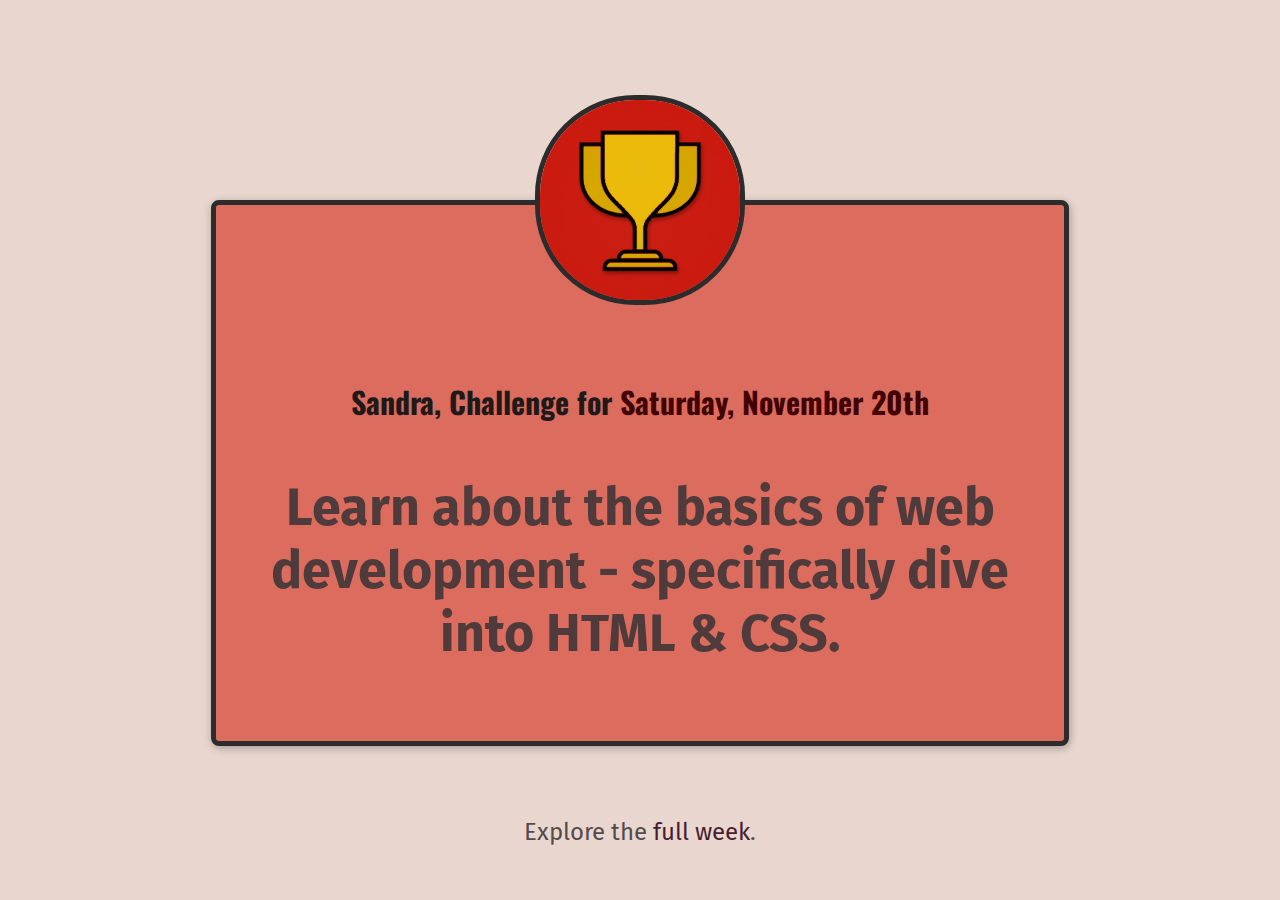
<file: 100 Days Of Code - Projekt 1/index.html>
<!DOCTYPE html>
<html lang="en">
  <head>
    <link rel="preconnect" href="https://fonts.googleapis.com" />
    <link rel="preconnect" href="https://fonts.gstatic.com" crossorigin />
    <link
      href="https://fonts.googleapis.com/css2?family=Fira+Sans:wght@400;700&display=swap"
      rel="stylesheet"
    />
    <link rel="preconnect" href="https://fonts.googleapis.com" />
    <link rel="preconnect" href="https://fonts.gstatic.com" crossorigin />
    <link
      href="https://fonts.googleapis.com/css2?family=Oswald:wght@700&display=swap"
      rel="stylesheet"
    />
    <meta charset="UTF-8" />
    <meta http-equiv="X-UA-Compatible" content="IE=edge" />
    <meta name="viewport" content="width=device-width, initial-scale=1.0" />
    <link rel="stylesheet" href="styles/shared.css" />
    <link rel="stylesheet" href="styles/style.css" />
    <title>My Daily Challenge</title>
  </head>
  <body>
    <main>
      <img
        src="images/challenges-trophy.jpg"
        alt="a golden trophy on red background"
      />
      <h1>Sandra, Challenge for <span>Saturday, November 20th</span></h1>
      <p id="todays-challenge">
        Learn about the basics of web development - specifically dive into HTML
        & CSS.
      </p>
    </main>
    <footer>
      <p>Explore the <a href="full-week.html"> full week</a>.</p>
    </footer>
  </body>
</html>
</file>
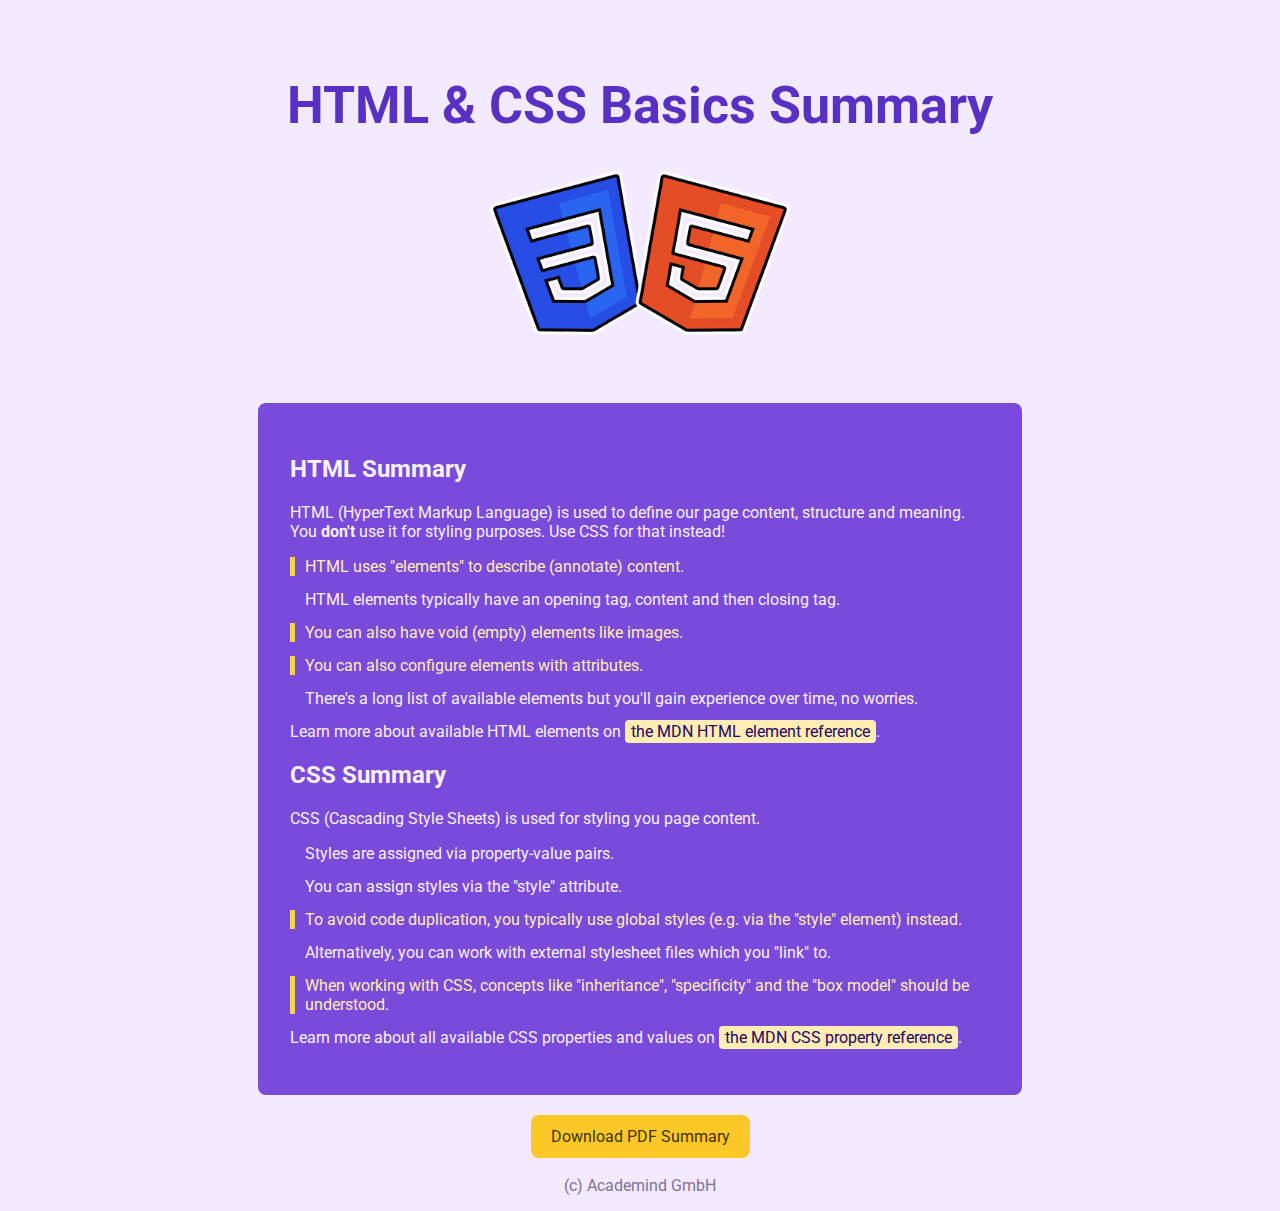
<file: 100 Days Of Code - Projekt 2/index.html>
<!DOCTYPE html>
<html lang="en">
  <head>
    <meta charset="UTF-8" />
    <meta http-equiv="X-UA-Compatible" content="IE=edge" />
    <meta name="viewport" content="width=device-width, initial-scale=1.0" />
    <title>HTML & CSS Basics Summary</title>
    <link rel="preconnect" href="https://fonts.googleapis.com" />
    <link rel="preconnect" href="https://fonts.gstatic.com" crossorigin />
    <link
      href="https://fonts.googleapis.com/css2?family=Roboto:wght@400;900&display=swap"
      rel="stylesheet"
    />
    <link rel="icon" href="images/favicon.ico" type="image/x-icon">
    <link rel="stylesheet" href="styles/styles.css" />
  </head>
  <body>
    <header>
      <h1>HTML & CSS Basics Summary</h1>
      <img src="images/html-css.png" alt="HTML5 and CSS3 logos" />
    </header>
    <main>
      <section>
        <h2>HTML Summary</h2>
      <p>HTML (HyperText Markup Language) is used to define our page content, structure and meaning. You <strong>don't</strong> use it for styling purposes. Use CSS for that instead!
        <ul>
          <li class="extra-important">HTML uses "elements" to describe (annotate) content. </li>
            <li> HTML elements typically have an opening tag, content and then closing tag.
          </li>
          <li class="extra-important">You can also have void (empty) elements like images.</li>
          <li class="extra-important">You can also configure elements with attributes.</li>
            <li>There's a long list of available elements but you'll gain experience over time, no worries.
          </li>
        </ul>
        Learn more about available HTML elements on <a href="https://developer.mozilla.org/en-US/docs/Web/HTML/Element" target="_blank">the MDN HTML element reference</a>.
      </p>
      </section>
      
        <section>
          <h2>CSS Summary</h2>
      <p>
        CSS (Cascading Style Sheets) is used for styling you page content.
        <ul>
          <li>Styles are assigned via property-value pairs.</li>
          <li>You can assign styles via the "style" attribute.</li>
          <li class="extra-important">To avoid code duplication, you typically use global styles (e.g. via the "style" element) instead.</li>
          <li>Alternatively, you can work with external stylesheet files which you "link" to.</li>
          <li class="extra-important">When working with CSS, concepts like "inheritance", "specificity" and the "box model" should be understood.</li>
        </ul>
        Learn more about all available CSS properties and values on <a href="https://developer.mozilla.org/en-US/docs/Web/CSS/Reference" target="_blank">the MDN CSS property reference</a>.
        </section>
      </p>
    </main>
    <footer>
      <a href="pdfs/html-css-basics-summary.pdf" target="_blank">Download PDF Summary</a>
      <p>(c) Academind GmbH</p>
    </footer>
  </body>
</html>
</file>
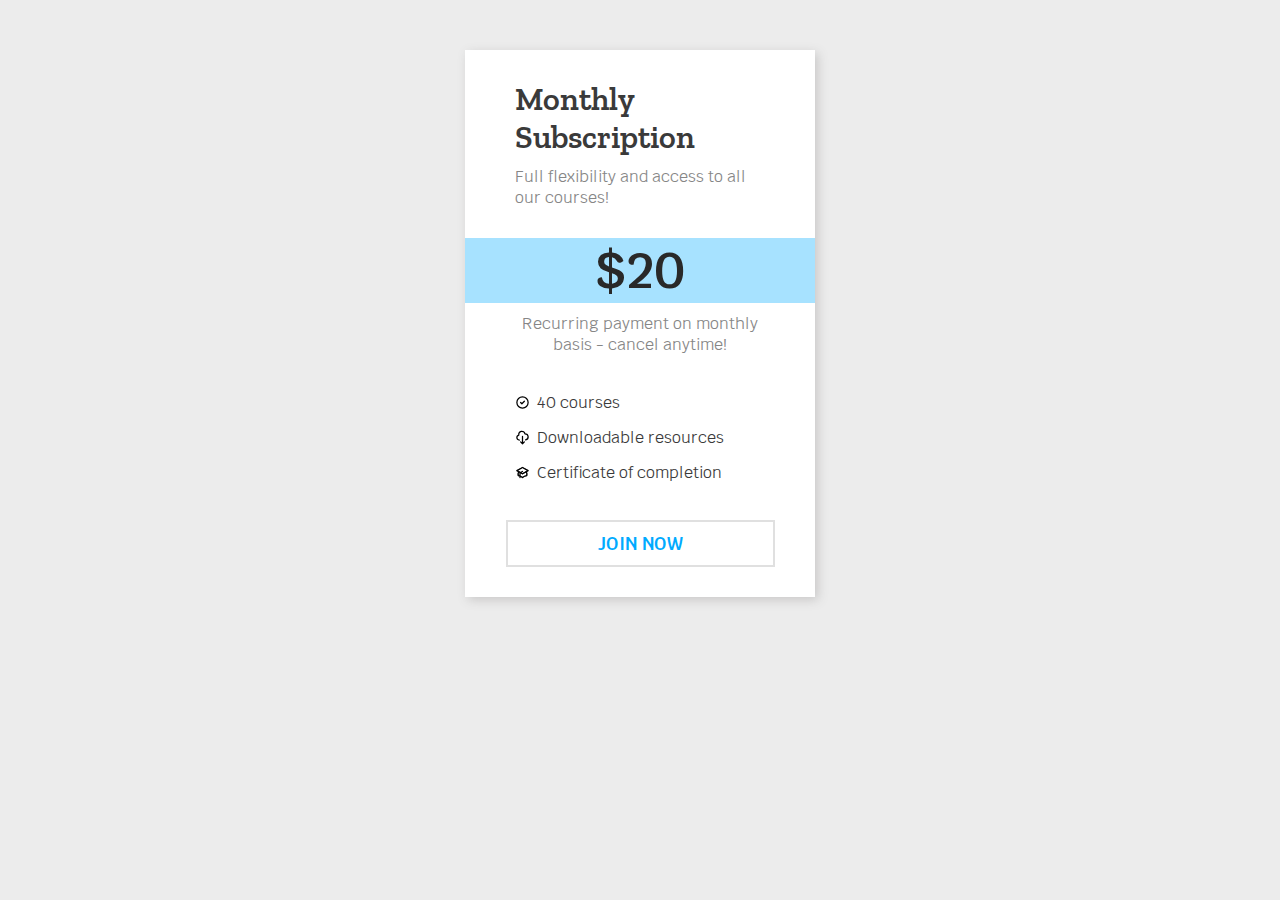
<file: 100-Days-of-Code-Project-6/index.html>
<!DOCTYPE html>
<html lang="en">
  <head>
    <meta charset="UTF-8" />
    <meta http-equiv="X-UA-Compatible" content="IE=edge" />
    <meta name="viewport" content="width=device-width, initial-scale=1.0" />
    <link rel="preconnect" href="https://fonts.googleapis.com" />
    <link rel="preconnect" href="https://fonts.gstatic.com" crossorigin />
    <link
      href="https://fonts.googleapis.com/css2?family=Krub:wght@400;600&family=Zilla+Slab:wght@400;600&display=swap"
      rel="stylesheet"
    />
    <link rel="stylesheet" href="styles.css" />
    <title>Best Courses</title>
  </head>
  <body>
    <div class="card-container">
      <h1>Monthly Subscription</h1>
      <p class="card-info">Full flexibility and access to all our courses!</p>
      <p class="price">$20</p>
      <p class="price-info">
        Recurring payment on monthly basis - cancel anytime!
      </p>
      <div class="sub-details">
        <div class="sub-feature">
          <div class="icon">
            <svg
              class="w-6 h-6"
              fill="none"
              stroke="currentColor"
              viewBox="0 0 24 24"
              xmlns="http://www.w3.org/2000/svg"
            >
              <path
                stroke-linecap="round"
                stroke-linejoin="round"
                stroke-width="2"
                d="M9 12l2 2 4-4m6 2a9 9 0 11-18 0 9 9 0 0118 0z"
              ></path>
            </svg>
          </div>
          <p class="sub-feature-text">40 courses</p>
        </div>
        <div class="sub-feature">
          <div class="icon">
            <svg
              class="w-6 h-6"
              fill="none"
              stroke="currentColor"
              viewBox="0 0 24 24"
              xmlns="http://www.w3.org/2000/svg"
            >
              <path
                stroke-linecap="round"
                stroke-linejoin="round"
                stroke-width="2"
                d="M7 16a4 4 0 01-.88-7.903A5 5 0 1115.9 6L16 6a5 5 0 011 9.9M9 19l3 3m0 0l3-3m-3 3V10"
              ></path>
            </svg>
          </div>
          <p class="sub-feature-text">Downloadable resources</p>
        </div>
        <div class="sub-feature">
          <div class="icon">
            <svg
              class="w-6 h-6"
              fill="none"
              stroke="currentColor"
              viewBox="0 0 24 24"
              xmlns="http://www.w3.org/2000/svg"
            >
              <path d="M12 14l9-5-9-5-9 5 9 5z"></path>
              <path
                d="M12 14l6.16-3.422a12.083 12.083 0 01.665 6.479A11.952 11.952 0 0012 20.055a11.952 11.952 0 00-6.824-2.998 12.078 12.078 0 01.665-6.479L12 14z"
              ></path>
              <path
                stroke-linecap="round"
                stroke-linejoin="round"
                stroke-width="2"
                d="M12 14l9-5-9-5-9 5 9 5zm0 0l6.16-3.422a12.083 12.083 0 01.665 6.479A11.952 11.952 0 0012 20.055a11.952 11.952 0 00-6.824-2.998 12.078 12.078 0 01.665-6.479L12 14zm-4 6v-7.5l4-2.222"
              ></path>
            </svg>
          </div>
          <p class="sub-feature-text">Certificate of completion</p>
        </div>
      </div>
      <div class="button-container">
        <a class="button" href="">Join now</a>
      </div>
    </div>
  </body>
</html>
</file>
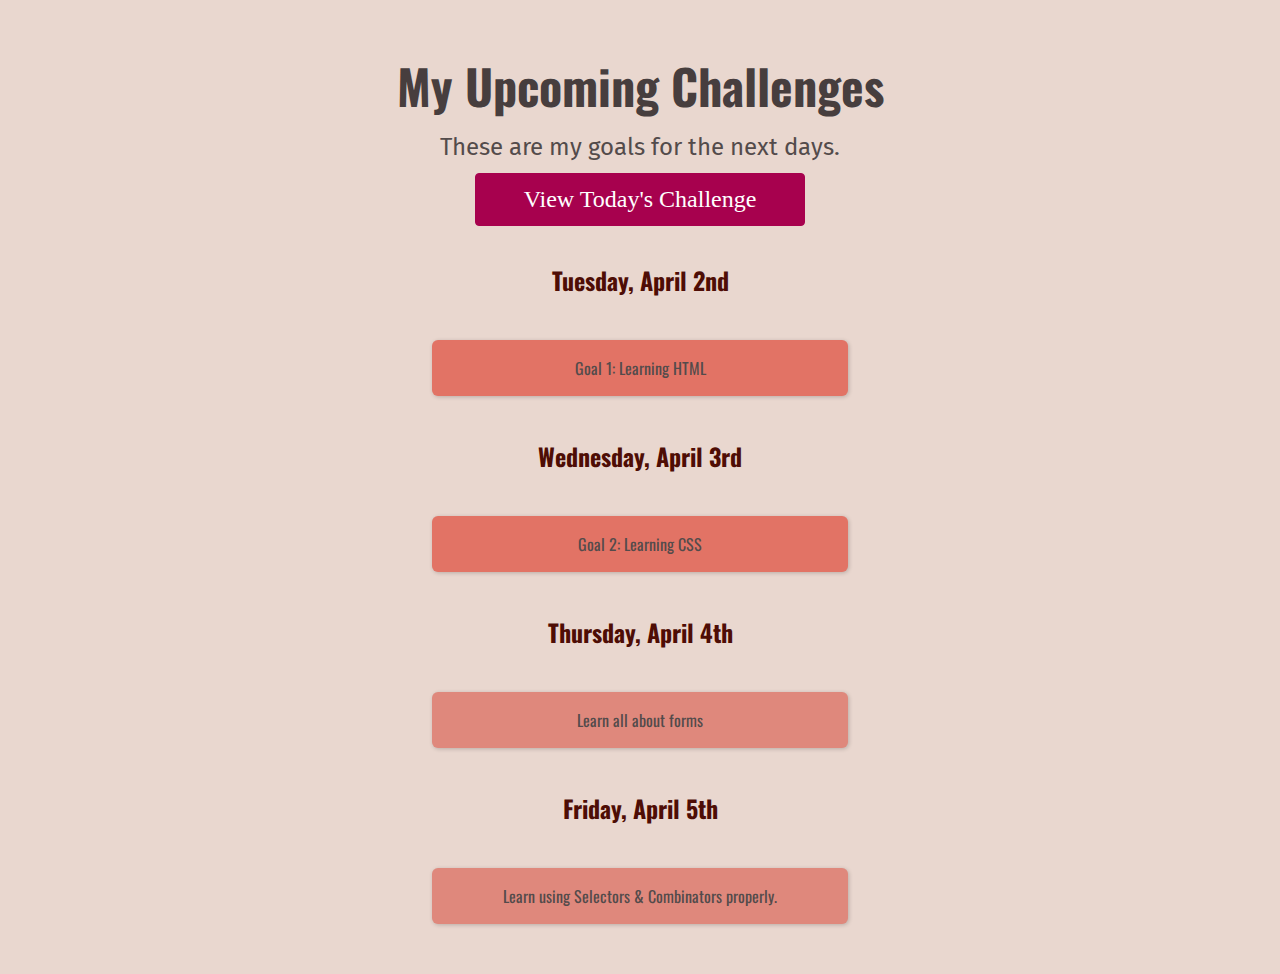
<file: 100 Days Of Code - Projekt 1/full-week.html>
<!DOCTYPE html>
<html lang="en">
  <head>
    <link rel="preconnect" href="https://fonts.googleapis.com" />
    <link rel="preconnect" href="https://fonts.gstatic.com" crossorigin />
    <link
      href="https://fonts.googleapis.com/css2?family=Fira+Sans:wght@400;700&display=swap"
      rel="stylesheet"
    />
    <link rel="preconnect" href="https://fonts.googleapis.com" />
    <link rel="preconnect" href="https://fonts.gstatic.com" crossorigin />
    <link
      href="https://fonts.googleapis.com/css2?family=Oswald:wght@700&display=swap"
      rel="stylesheet"
    />
    <meta charset="UTF-8" />
    <meta http-equiv="X-UA-Compatible" content="IE=edge" />
    <meta name="viewport" content="width=device-width, initial-scale=1.0" />
    <link rel="stylesheet" href="styles/shared.css" />
    <link rel="stylesheet" href="styles/full-week.css" />
    <title>My Upcoming Challenges</title>
  </head>
  <body>
    <header>
      <h1>My Upcoming Challenges</h1>
      <p id="description">These are my goals for the next days.</p>
      <a href="index.html">View Today's Challenge</a>
    </header>

    <main>
      <ol>
        <h2>Tuesday, April 2nd</h2>
        <p><li class="highlight-goal">Goal 1: Learning HTML</li></p>
        <h2>Wednesday, April 3rd</h2>
        <p><li class="highlight-goal">Goal 2: Learning CSS</li></p>
        <h2>Thursday, April 4th</h2>
        <p><li>Learn all about forms</li></p>
        <h2>Friday, April 5th</h2>
        <p><li>Learn using Selectors & Combinators properly.</li></p>
      </ol>
    </main>
  </body>
</html>
</file>
<file: 100 Days Of Code - Projekt 1/styles/shared.css>
body {
  text-align: center;
  background-color: rgb(233, 215, 207);
  margin: 50px;
  color: rgb(83, 75, 75);
}

img {
  width: 200px;
  height: 200px;
  border-radius: 100px;
  margin: 50px;
}

h1 {
  font-family: "oswald", sans-serif;
  color: rgb(83, 75, 75);
}

p {
  font-family: "Fira Sans", sans-serif;
  font-size: 24px;
  color: rgb(83, 75, 75);
}

a {
  color: rgb(167, 1, 78);
  text-decoration: none;
}

a:hover {
  text-decoration: underline;
}

#todays-challenge {
  color: rgb(170, 96, 83);
  font-weight: bold;
  font-size: 52px;
}
</file>
<file: 100 Days Of Code - Projekt 1/styles/style.css>
img {
  width: 200px;
  height: 200px;
  border-radius: 100px;
  margin-top: -134px;
  border: 5px solid rgb(44, 44, 44);
}

h1 {
  font-size: 30px;
  color: rgb(31, 25, 25);
}

a {
  color: rgb(73, 29, 50);
}

span {
  color: rgb(66, 2, 2);
}

#todays-challenge {
  color: rgb(79, 59, 59);
  font-weight: bold;
  font-size: 52px;
}

main {
  width: 800px;
  margin: 200px auto 72px auto;
  background-color: rgb(219, 108, 94);
  padding: 24px;
  border: 5px solid rgb(44, 44, 44);
  border-radius: 8px;
  box-shadow: 1px 2px 8px rgba(0, 0, 0, 0.3);
}
</file>
<file: 100 Days Of Code - Projekt 2/styles/styles.css>
body {
  font-family: roboto, sans-serif;
  background-color: rgb(244, 234, 255);
}

h1 {
  font-size: 52px;
  color: rgb(88, 49, 196);
}

header {
  text-align: center;
  padding: 32px;
}

header img {
  width: 300px;
}

main {
  background-color: rgb(122, 74, 218);
  padding: 32px;
  margin: 32px auto;
  width: 700px;
  border-radius: 8px;
  color: rgb(248, 241, 255);
}

ul {
  margin: 0;
  padding: 0;
  list-style: none;
}

li {
  margin: 14px 0;
  padding-left: 10px;
  border-left: 5px solid transparent;
}

a {
  text-decoration: none;
  color: rgb(36, 3, 102);
  background-color: rgb(255, 237, 177);
  padding: 2px 6px;
  border-radius: 4px;
}

a:hover,
a:active {
  background-color: rgb(250, 201, 39);
}

footer {
  text-align: center;
}

footer a {
  padding: 12px 20px;
  border-radius: 8px;
  background-color: rgb(250, 201, 39);
  color: rgb(66, 51, 4);
}

footer p {
  color: rgb(131, 113, 149);
  margin-top: 30px;
}

footer a:hover,
footer a:active {
  background-color: rgb(255, 186, 58);
}

.extra-important {
  color: rgb(255, 237, 177);
  border-color: rgb(247, 209, 85);
}
</file>
<file: 100-Days-of-Code-Project-6/styles.css>
html {
  --color-grey-100: rgb(236, 236, 236);
  --color-grey-400: rgb(134, 134, 134);
  --color-grey-600: rgb(58, 58, 58);
  --color-grey-900: rgb(41, 41, 41);

  --color-primary-300: rgb(167, 226, 255);
  --color-primary-700: rgb(0, 170, 255);

  --size-1: 18px;
  --size-5: 50px;

  background-color: var(--color-grey-100);
  font-family: "Krub", sans-serif;
  font-weight: 400;
}

.card-container {
  background-color: rgb(255, 255, 255);
  width: 350px;
  margin: 50px auto;
  box-shadow: 3px 3px 10px rgb(201, 200, 200);
  transition: transform 0.5s ease-out;
}

.card-container:hover {
  transform: scale(1.05);
}

h1 {
  color: var(--color-grey-600);
  text-align: left;
  padding: 30px 50px 0px 50px;
  margin: 10px 0;
  font-family: "Zilla Slab", serif;
  font-weight: 600;
}

.card-info {
  color: var(--color-grey-400);
  text-align: left;
  padding: 0 50px;
  margin: 10px 0 30px 0;
}

.price {
  color: var(--color-grey-900);
  background-color: var(--color-primary-300);
  text-align: center;
  margin: 30px auto 10px auto;
  font-size: var(--size-5);
  font-weight: 600;
}

.price-info {
  color: var(--color-grey-400);
  text-align: center;
  margin: 10px 0 30px 0;
  padding: 0 50px;
}

.sub-details {
  width: 300px;
  margin: 30px 50px;
}

.sub-feature {
  display: flex;
}

.icon {
  display: flex;
  width: 15px;
}

.sub-feature-text {
  color: var(--color-grey-600);
  padding: 2px;
  margin: 5px;
}

.button-container {
  text-align: center;
  margin: 30px 0 0 0;
}

.button {
  color: var(--color-primary-700);
  text-decoration: none;
  text-transform: uppercase;
  display: inline-block;
  width: 70%;
  padding: 10px;
  margin: 0 0 30px 0;
  border: 2px solid rgb(224, 224, 224);
  font-size: var(--size-1);
  font-weight: 600;
  transition: background-color 0.5s ease-out;
}

.button:hover {
  color: white;
  background-color: var(--color-primary-700);
  border: 2px solid rgb(255, 255, 255);
}
</file>
<file: 100 Days Of Code - Projekt 1/styles/full-week.css>
body {
  text-align: center;
  background-color: rgb(233, 215, 207);
  color: rgb(83, 75, 75);
}

img {
  width: 200px;
  height: 200px;
  border-radius: 100px;
  margin: 50px;
}

header {
  margin: 0;
}

h1 {
  color: rgb(71, 62, 62);
  font-size: 48px;
  margin: 0;
}

#description {
  margin: 12px 0;
}

p {
  font-family: "Fira Sans", sans-serif;
  color: rgb(83, 75, 75);
}

a {
  padding: 12px 48px;
  background-color: rgb(167, 1, 78);
  color: white;
  font-size: 24px;
  border: 1px solid rgb(167, 1, 78);
  border-radius: 4px;
  display: inline-block;
  margin: 0;
}

a:hover {
  text-decoration: none;
  background-color: rgb(180, 12, 90);
}

#todays-challenge {
  color: rgb(170, 96, 83);
  font-weight: bold;
  font-size: 52px;
}

ol {
  list-style: none;
  width: 500px;
  margin: 36px auto 0 auto;
  padding: 0;
}

li {
  padding: 16px;
  box-shadow: 1px 1px 4px rgba(0, 0, 0, 0.2);
  background-color: rgb(223, 136, 124);
  border-radius: 6px;
  margin: 42px;
  font-family: "Oswald", sans-serif;
}

h2 {
  color: rgb(78, 13, 5);
  font-family: "Oswald", sans-serif;
}

main p {
  margin: 12px;
  color: rgb(71, 29, 22);
}

.highlight-goal {
  background-color: rgb(226, 115, 101);
}
</file>
